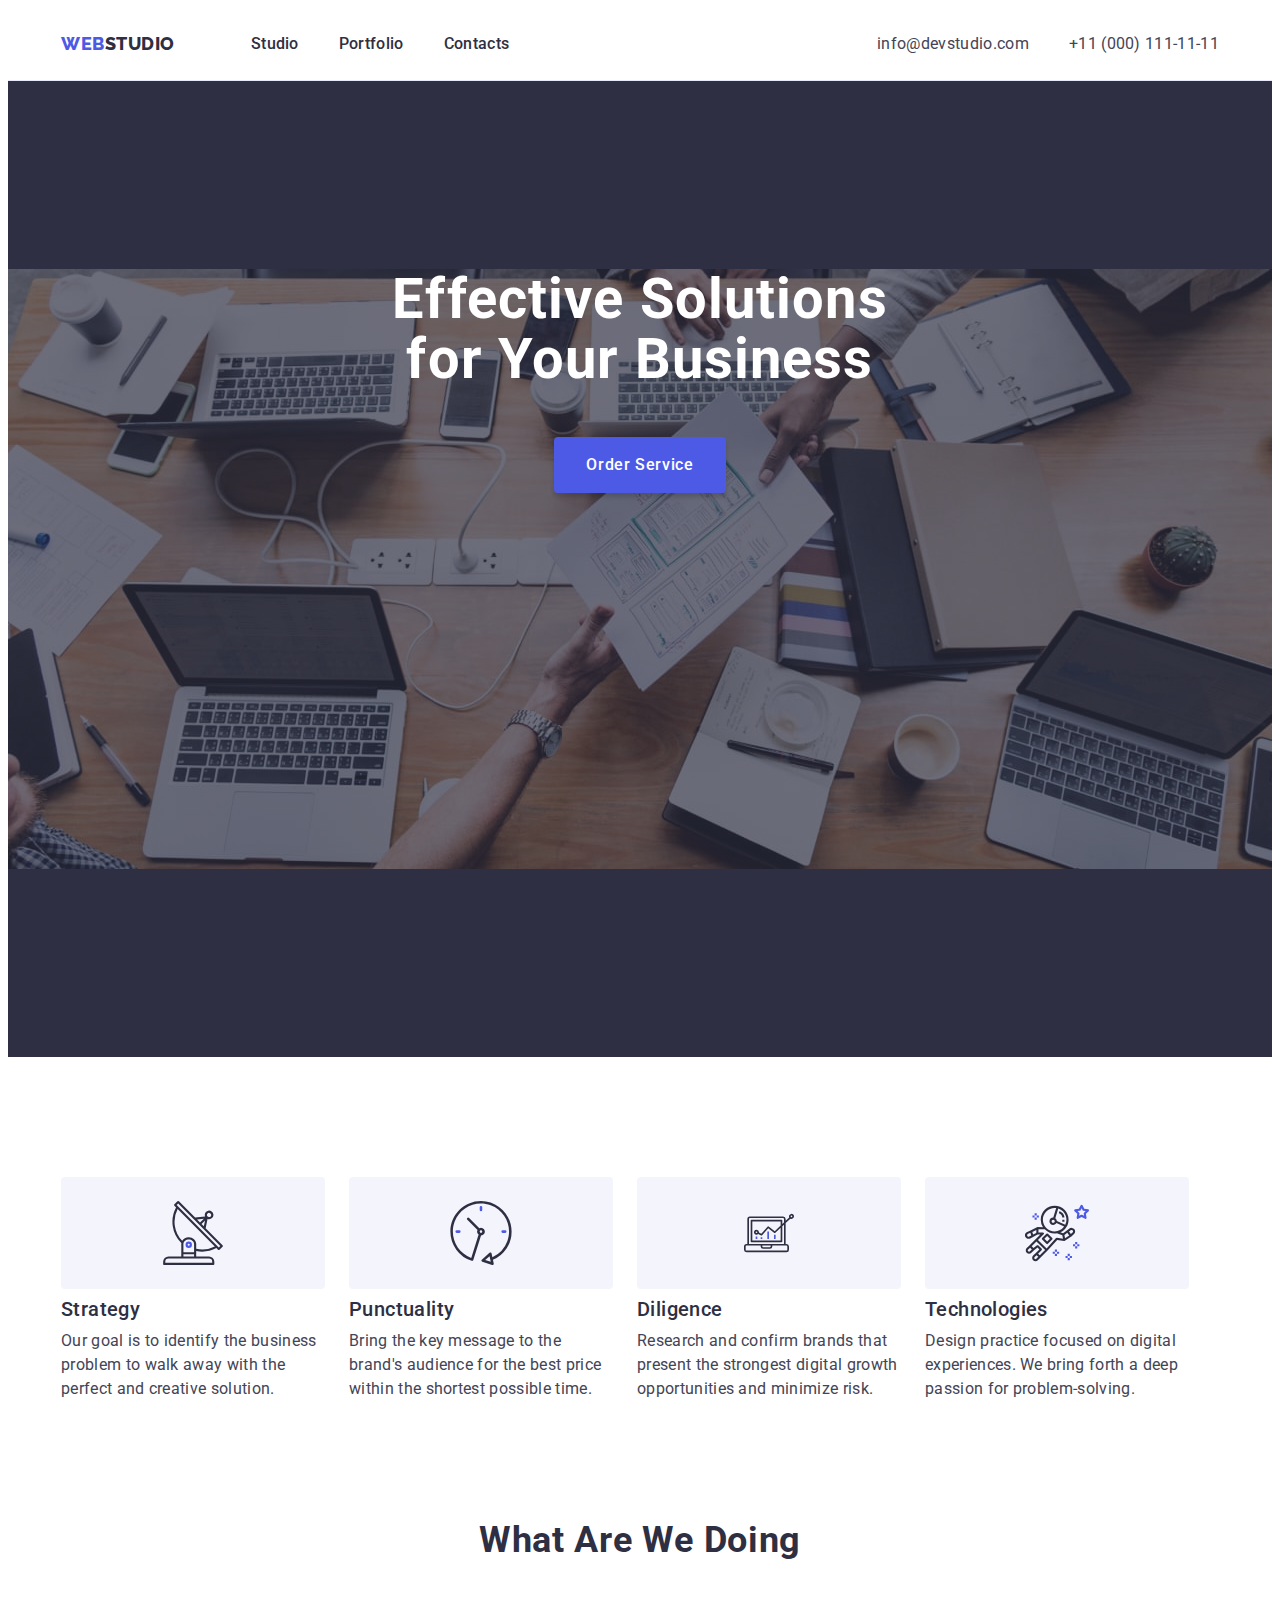
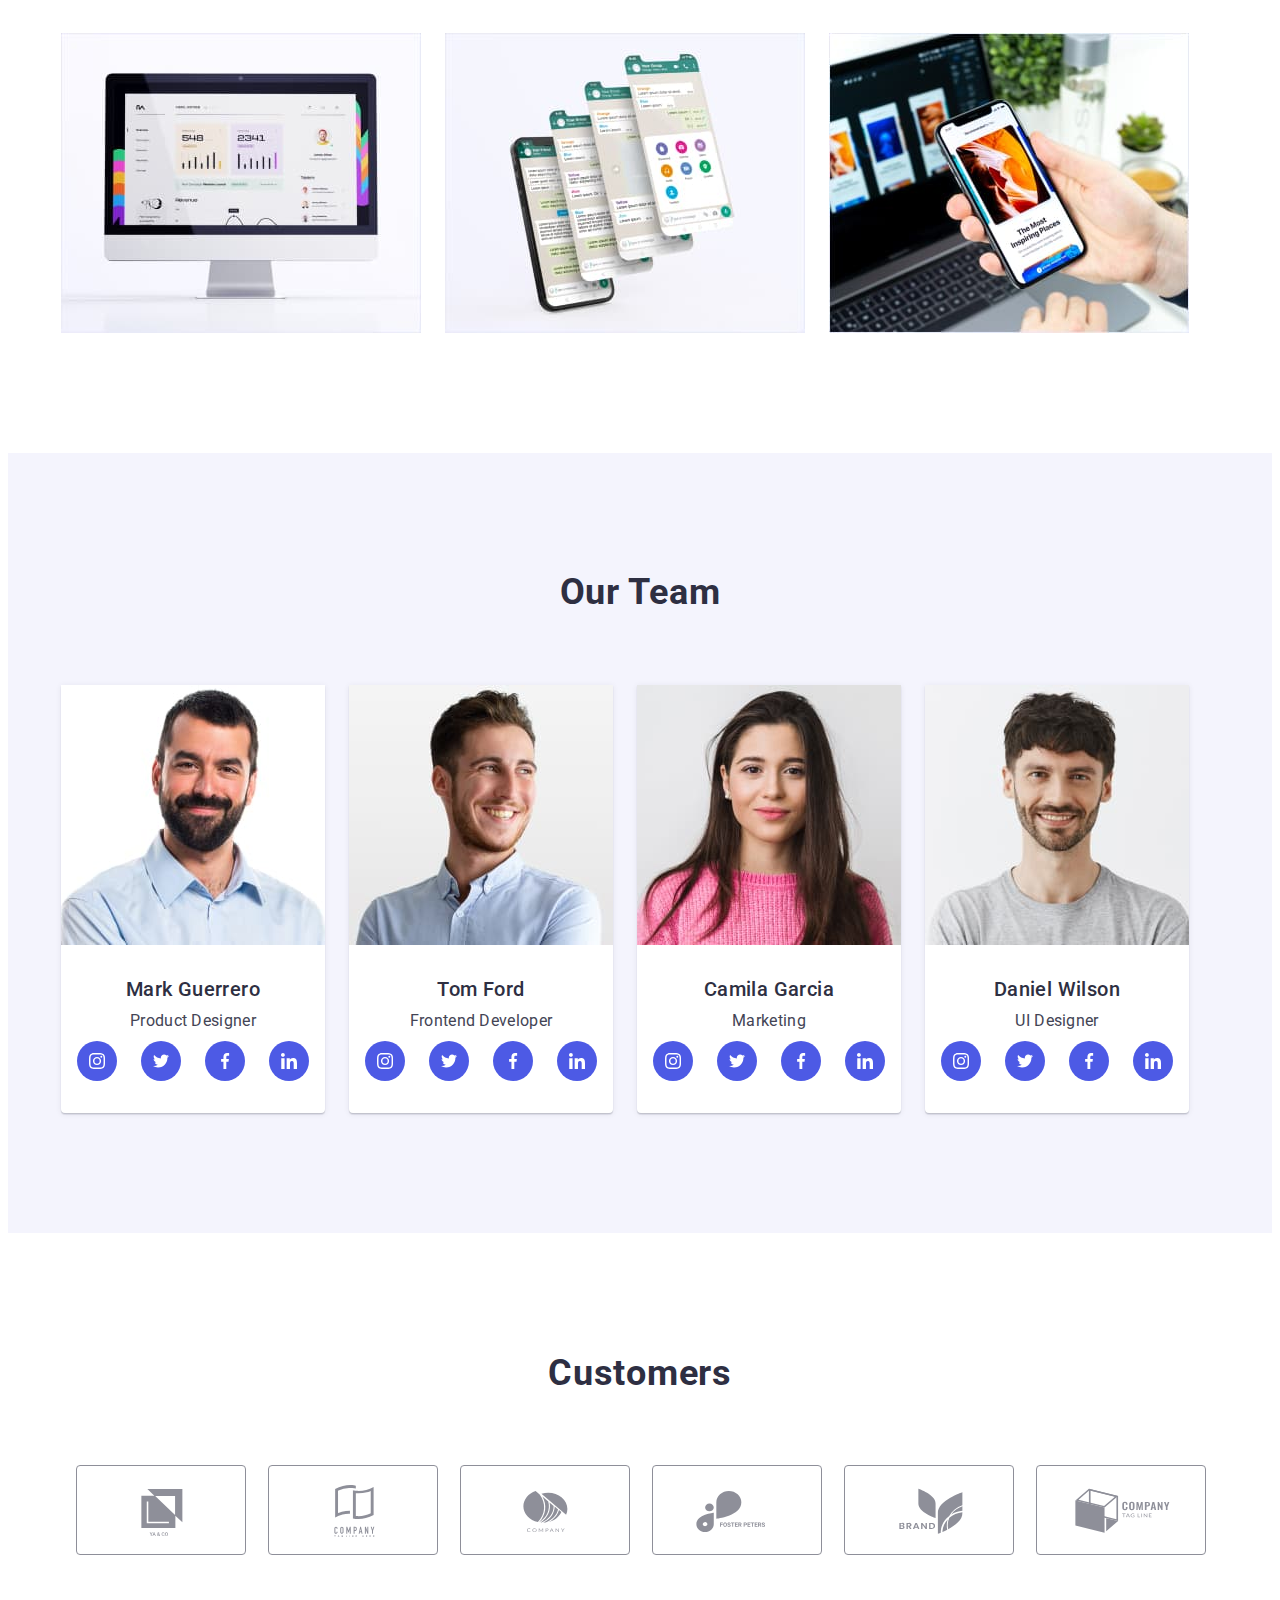
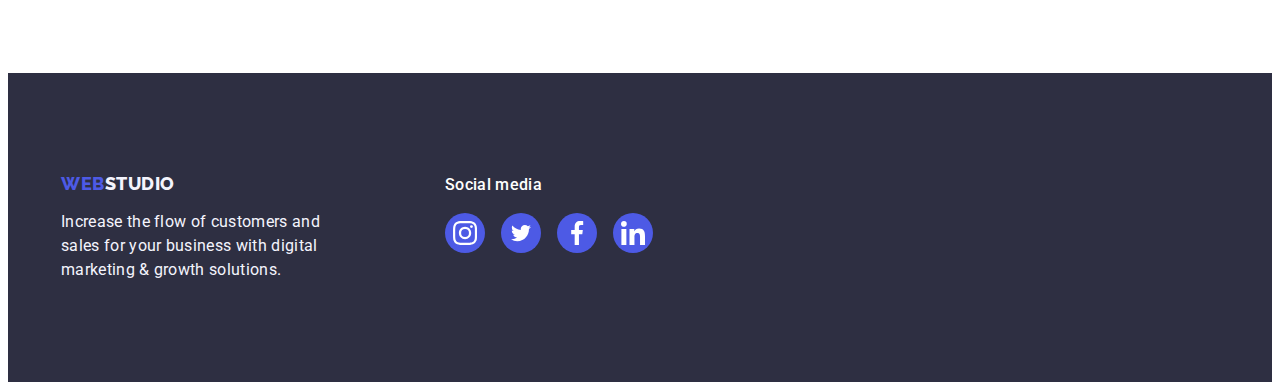
<file: index.html>
<!DOCTYPE html>
<html lang="en">
  <head>
    <meta charset="UTF-8" />
    <meta http-equiv="X-UA-Compatible" content="IE=edge" />
    <meta name="viewport" content="width=device-width, initial-scale=1.0" />
    <title>WebStudio</title>
    <link rel="preconnect" href="https://fonts.googleapis.com" />
    <link rel="preconnect" href="https://fonts.gstatic.com" crossorigin />
    <link
      href="https://fonts.googleapis.com/css2?family=Raleway:wght@800&family=Roboto:wght@400;500;700;900&display=swap"
      rel="stylesheet"
    />
    <link
      rel="stylesheet"
      href="https://cdnjs.cloudflare.com/ajax/libs/modern-normalize/1.1.0/modern-normalize.min.css"
      integrity="sha512-wpPYUAdjBVSE4KJnH1VR1HeZfpl1ub8YT/NKx4PuQ5NmX2tKuGu6U/JRp5y+Y8XG2tV+wKQpNHVUX03MfMFn9Q=="
      crossorigin="anonymous"
      referrerpolicy="no-referrer"
    />
    <link rel="stylesheet" href="css/styles.css" />
  </head>
  <body>
    <header class="header">
      <div class="container header-container">
        <nav class="list header-nav">
          <a href="./index.html" class="link header-logo"
            >Web<span class="color-logo list">Studio</span></a
          >
          <ul class="list header-list">
            <li>
              <a class="link header-link" href="./index.html">Studio</a>
            </li>
            <li>
              <a class="link header-link" href="./portfolio.html">Portfolio</a>
            </li>
            <li>
              <a class="link header-link" href="">Contacts</a>
            </li>
          </ul>
        </nav>
        <address class="header-address-list">
          <ul class="list haeder-list-contacts">
            <li>
              <a
                class="header-contacts list link"
                href="mailto:info@devstudio.com"
                >info@devstudio.com</a
              >
            </li>
            <li>
              <a class="header-contacts list link" href="tel:+110001111111"
                >+11 (000) 111-11-11</a
              >
            </li>
          </ul>
        </address>
      </div>
    </header>
    <main>
      <!-- hero -->
      <section class="hero">
        <div class="container">
          <h1 class="hero-title">Effective Solutions for Your Business</h1>
          <button class="hero-btn" type="button">Order Service</button>
        </div>
      </section>
      <!-- section 1 -->
      <section class="advantages section">
        <div class="container">
          <h2 class="advantages-hidden visually-hidden">Our advantages</h2>
          <ul class="list list-our">
            <li>
              <div class="advantages-icons icon-center">
                <svg width="64" height="64">
                  <use href="./images/icons.svg#icon-antenna"></use>
                </svg>
              </div>
              <h3 class="advantages-title title-buttom">Strategy</h3>
              <p class="advantages-text">
                Our goal is to identify the business problem to walk away with
                the perfect and creative solution.
              </p>
            </li>
            <li>
              <div class="advantages-icons icon-center">
                <svg width="64" height="64">
                  <use href="./images/icons.svg#icon-clock"></use>
                </svg>
              </div>
              <h3 class="advantages-title title-buttom">Punctuality</h3>
              <p class="advantages-text">
                Bring the key message to the brand's audience for the best price
                within the shortest possible time.
              </p>
            </li>
            <li>
              <div class="advantages-icons icon-center">
                <svg width="64" height="50">
                  <use href="./images/icons.svg#icon-diagram"></use>
                </svg>
              </div>
              <h3 class="advantages-title title-buttom">Diligence</h3>
              <p class="advantages-text">
                Research and confirm brands that present the strongest digital
                growth opportunities and minimize risk.
              </p>
            </li>
            <li>
              <div class="advantages-icons icon-center">
                <svg width="64" height="64">
                  <use href="./images/icons.svg#icon-astronaut"></use>
                </svg>
              </div>
              <h3 class="advantages-title title-buttom">Technologies</h3>
              <p class="advantages-text">
                Design practice focused on digital experiences. We bring forth a
                deep passion for problem-solving.
              </p>
            </li>
          </ul>
        </div>
      </section>
      <!-- section 2 -->
      <section class="we-doing section doing-style">
        <div class="container">
          <h2 class="we-doing-title">What are we doing</h2>
          <ul class="list list-doing">
            <li>
              <img
                src="./images/computer.jpg"
                alt="computer-display"
                width="360"
              />
            </li>
            <li>
              <img
                src="./images/screenshots.jpg"
                alt="screenshots"
                width="360"
              />
            </li>
            <li>
              <img
                src="./images/computer-and-phone.jpg"
                alt="computer-and-phone"
                width="360"
              />
            </li>
          </ul>
        </div>
      </section>
      <!-- section 3 -->
      <section class="team section">
        <div class="container">
          <h2 class="team-top-title">Our Team</h2>
          <ul class="list list-team">
            <li class="team-background">
              <img
                src="./images/mark-guerrero.jpg"
                alt="photo-mark-guerrero"
                width="264"
              />
              <div class="smol-text-titel">
                <h3 class="smol-title title-buttom">Mark Guerrero</h3>
                <p class="smol-text">Product Designer</p>
                <ul class="soc-list list">
                  <li class="soc-item">
                    <a class="soc-link link" href>
                      <svg class="soc-icon" width="16" height="16">
                        <use href="./images/icons.svg#icon-instagram"></use>
                      </svg>
                    </a>
                  </li>
                  <li class="soc-item">
                    <a class="soc-link link" href>
                      <svg class="soc-icon" width="16" height="16">
                        <use href="./images/icons.svg#icon-twitter"></use>
                      </svg>
                    </a>
                  </li>
                  <li class="soc-item">
                    <a class="soc-link link" href>
                      <svg class="soc-icon" width="16" height="16">
                        <use href="./images/icons.svg#icon-facebook"></use>
                      </svg>
                    </a>
                  </li>
                  <li class="soc-item">
                    <a class="soc-link link" href>
                      <svg class="soc-icon" width="16" height="16">
                        <use href="./images/icons.svg#icon-linkedin-1"></use>
                      </svg>
                    </a>
                  </li>
                </ul>
              </div>
            </li>
            <li class="team-background">
              <img
                src="./images/tom-ford.jpg"
                alt="photo-tom-ford"
                width="264"
              />
              <div class="smol-text-titel">
                <h3 class="smol-title title-buttom">Tom Ford</h3>
                <p class="smol-text">Frontend Developer</p>
                <ul class="soc-list list">
                  <li class="soc-item">
                    <a class="soc-link link" href>
                      <svg class="soc-icon" width="16" height="16">
                        <use href="./images/icons.svg#icon-instagram"></use>
                      </svg>
                    </a>
                  </li>
                  <li class="soc-item">
                    <a class="soc-link link" href>
                      <svg class="soc-icon" width="16" height="16">
                        <use href="./images/icons.svg#icon-twitter"></use>
                      </svg>
                    </a>
                  </li>
                  <li class="soc-item">
                    <a class="soc-link link" href>
                      <svg class="soc-icon" width="16" height="16">
                        <use href="./images/icons.svg#icon-facebook"></use>
                      </svg>
                    </a>
                  </li>
                  <li class="soc-item">
                    <a class="soc-link link" href>
                      <svg class="soc-icon" width="16" height="16">
                        <use href="./images/icons.svg#icon-linkedin-1"></use>
                      </svg>
                    </a>
                  </li>
                </ul>
              </div>
            </li>
            <li class="link team-background">
              <img
                src="./images/camila-garcia.jpg"
                alt="photo camila-garcia"
                width="264"
              />
              <div class="smol-text-titel">
                <h3 class="smol-title title-buttom">Camila Garcia</h3>
                <p class="smol-text">Marketing</p>
                <ul class="soc-list list">
                  <li class="soc-item">
                    <a class="soc-link link" href>
                      <svg class="soc-icon" width="16" height="16">
                        <use href="./images/icons.svg#icon-instagram"></use>
                      </svg>
                    </a>
                  </li>
                  <li class="soc-item">
                    <a class="soc-link link" href>
                      <svg class="soc-icon" width="16" height="16">
                        <use href="./images/icons.svg#icon-twitter"></use>
                      </svg>
                    </a>
                  </li>
                  <li class="soc-item">
                    <a class="soc-link link" href>
                      <svg class="soc-icon" width="16" height="16">
                        <use href="./images/icons.svg#icon-facebook"></use>
                      </svg>
                    </a>
                  </li>
                  <li class="soc-item">
                    <a class="soc-link link" href>
                      <svg class="soc-icon" width="16" height="16">
                        <use href="./images/icons.svg#icon-linkedin-1"></use>
                      </svg>
                    </a>
                  </li>
                </ul>
              </div>
            </li>
            <li class="team-background">
              <img
                src="./images/daniel-wilson.jpg"
                alt="photo-daniel-wilson"
                width="264"
              />
              <div class="smol-text-titel">
                <h3 class="smol-title title-buttom">Daniel Wilson</h3>
                <p class="smol-text">UI Designer</p>
                <ul class="soc-list list">
                  <li class="soc-item">
                    <a class="soc-link link" href>
                      <svg class="soc-icon" width="16" height="16">
                        <use href="./images/icons.svg#icon-instagram"></use>
                      </svg>
                    </a>
                  </li>
                  <li class="soc-item">
                    <a class="soc-link link" href>
                      <svg class="soc-icon" width="16" height="16">
                        <use href="./images/icons.svg#icon-twitter"></use>
                      </svg>
                    </a>
                  </li>
                  <li class="soc-item">
                    <a class="soc-link link" href>
                      <svg class="soc-icon" width="16" height="16">
                        <use href="./images/icons.svg#icon-facebook"></use>
                      </svg>
                    </a>
                  </li>
                  <li class="soc-item">
                    <a class="soc-link link" href>
                      <svg class="soc-icon" width="16" height="16">
                        <use href="./images/icons.svg#icon-linkedin-1"></use>
                      </svg>
                    </a>
                  </li>
                </ul>
              </div>
            </li>
          </ul>
        </div>
      </section>
      <section class="section section-customers">
        <div class="container">
          <h2 class="customers-heder">Customers</h2>
          <ul class="customers-list list">
            <li class="customers-item">
              <a class="customers-link link" href>
                <svg class="customers-icon" width="104" height="56">
                  <use href="./images/icons.svg#icon-logo-ya"></use>
                </svg>
              </a>
            </li>
            <li class="customers-item">
              <a class="customers-link link" href>
                <svg class="customers-icon" width="104" height="56">
                  <use href="./images/icons.svg#icon-logo-tagline"></use>
                </svg>
              </a>
            </li>
            <li class="customers-item">
              <a class="customers-link link" href>
                <svg class="customers-icon" width="104" height="56">
                  <use href="./images/icons.svg#icon-logo-company"></use>
                </svg>
              </a>
            </li>
            <li class="customers-item">
              <a class="customers-link link" href>
                <svg class="customers-icon" width="104" height="56">
                  <use href="./images/icons.svg#icon-logo-foster"></use>
                </svg>
              </a>
            </li>
            <li class="customers-item">
              <a class="customers-link link" href>
                <svg class="customers-icon" width="104" height="56">
                  <use href="./images/icons.svg#icon-logo-brand"></use>
                </svg>
              </a>
            </li>
            <li class="customers-item">
              <a class="customers-link link" href>
                <svg class="customers-icon" width="104" height="56">
                  <use href="./images/icons.svg#icon-logo-tagline2"></use>
                </svg>
              </a>
            </li>
          </ul>
        </div>
      </section>
    </main>
    <footer class="footer">
      <div class="container footer-cont">
        <div>
          <a href="./index.html" class="footer-logo link"
            >Web<span class="footer-color-logo list">Studio</span></a
          >
          <p class="footer-text">
            Increase the flow of customers and sales for your business with
            digital marketing & growth solutions.
          </p>
        </div>
        <div class="footer-soc">
          <p class="fotter-social">Social media</p>
          <ul class="footer-soc-list list">
            <li class="soc-item">
              <a class="footer-soc-link link" href>
                <svg class="footer-soc-icon" width="24" height="24">
                  <use href="./images/icons.svg#icon-instagram"></use>
                </svg>
              </a>
            </li>
            <li class="soc-item">
              <a class="footer-soc-link link" href>
                <svg class="footer-soc-icon" width="24" height="20">
                  <use href="./images/icons.svg#icon-twitter"></use>
                </svg>
              </a>
            </li>
            <li class="soc-item">
              <a class="footer-soc-link link" href>
                <svg class="footer-soc-icon" width="24" height="24">
                  <use href="./images/icons.svg#icon-facebook"></use>
                </svg>
              </a>
            </li>
            <li class="soc-item">
              <a class="footer-soc-link link" href>
                <svg class="footer-soc-icon" width="24" height="24">
                  <use href="./images/icons.svg#icon-linkedin-1"></use>
                </svg>
              </a>
            </li>
          </ul>
        </div>
      </div>
    </footer>
  </body>
</html>
</file>
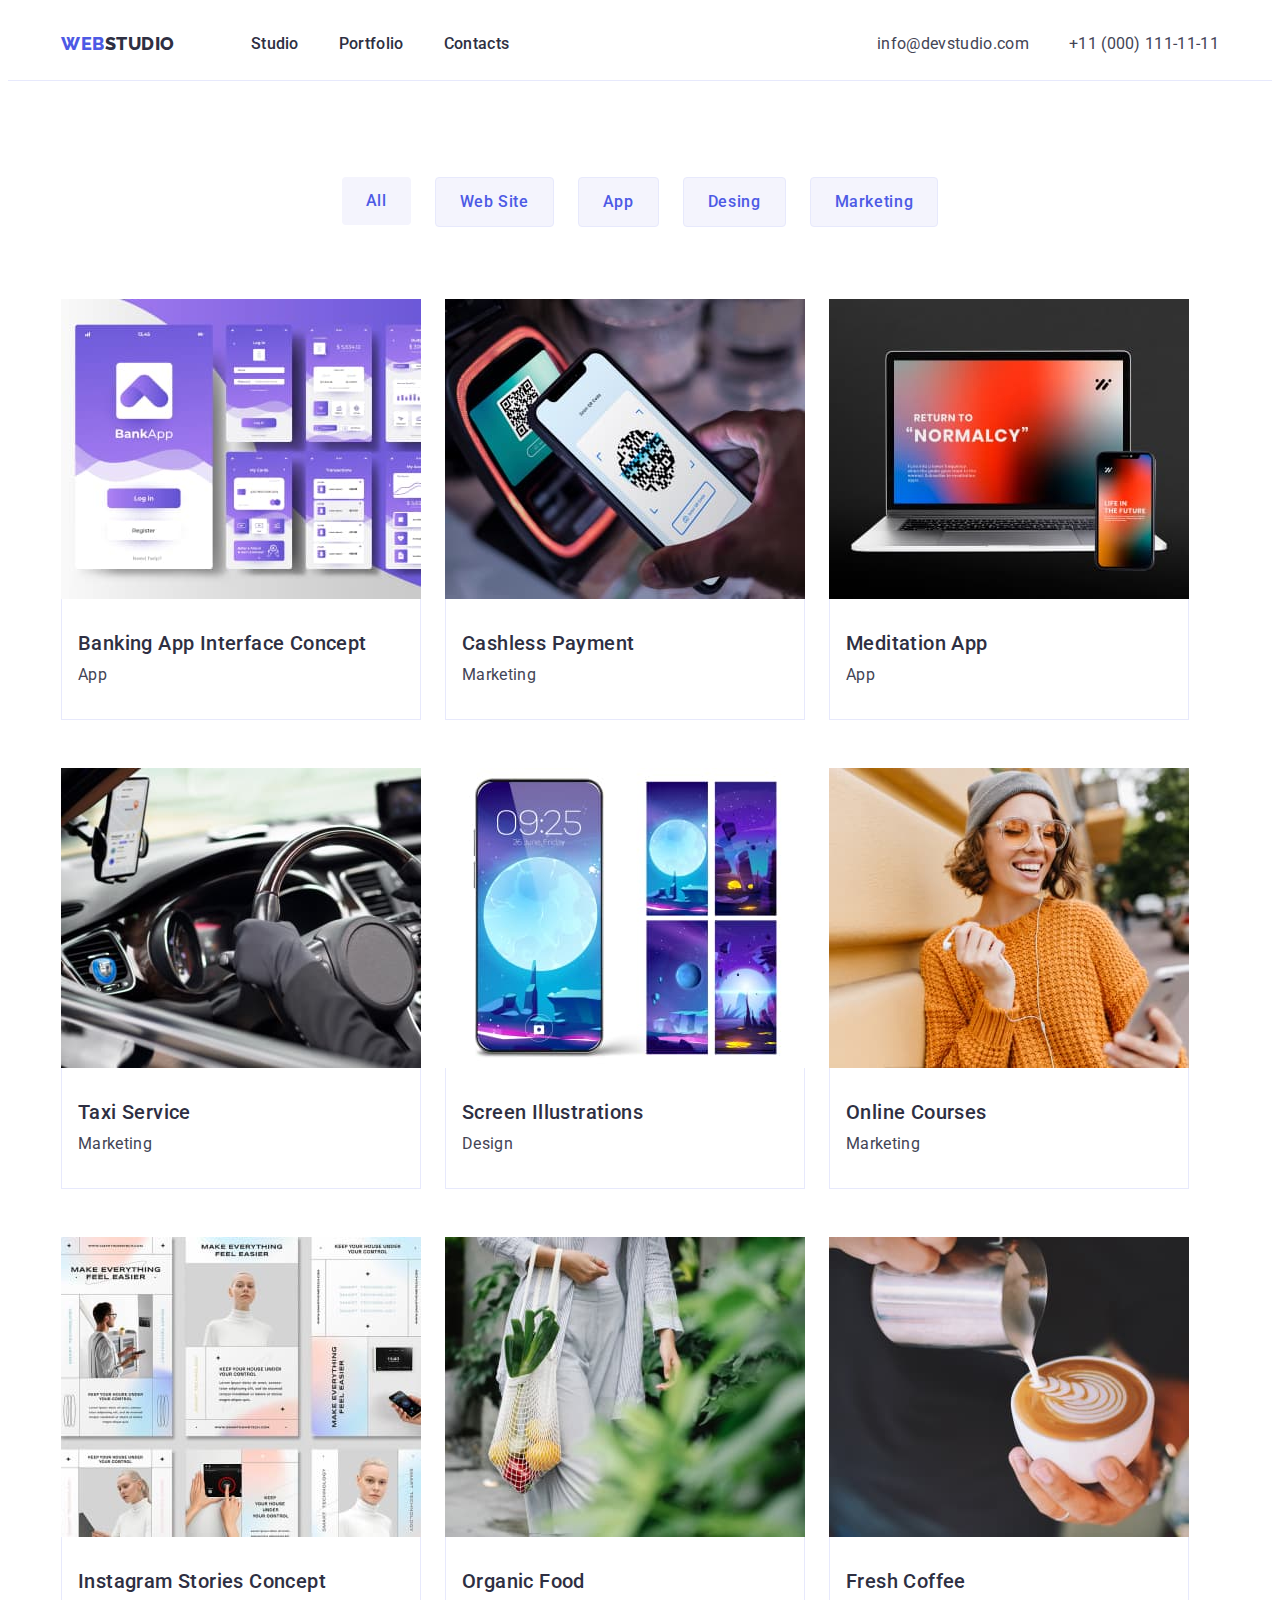
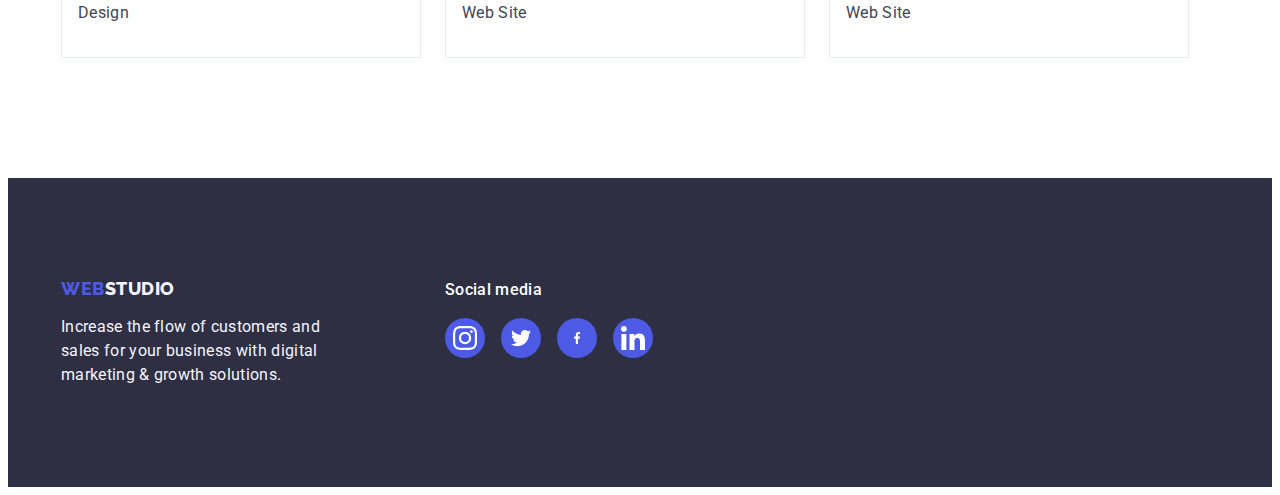
<file: portfolio.html>
<!DOCTYPE html>
<html lang="en">
  <head>
    <meta charset="UTF-8" />
    <meta http-equiv="X-UA-Compatible" content="IE=edge" />
    <meta name="viewport" content="width=device-width, initial-scale=1.0" />
    <title>WebStudio</title>
    <link rel="preconnect" href="https://fonts.googleapis.com" />
    <link rel="preconnect" href="https://fonts.gstatic.com" crossorigin />
    <link
      href="https://fonts.googleapis.com/css2?family=Raleway:wght@800&family=Roboto:wght@400;500;700;900&display=swap"
      rel="stylesheet"
    />
    <link
      rel="stylesheet"
      href="https://cdnjs.cloudflare.com/ajax/libs/modern-normalize/1.1.0/modern-normalize.min.css"
      integrity="sha512-wpPYUAdjBVSE4KJnH1VR1HeZfpl1ub8YT/NKx4PuQ5NmX2tKuGu6U/JRp5y+Y8XG2tV+wKQpNHVUX03MfMFn9Q=="
      crossorigin="anonymous"
      referrerpolicy="no-referrer"
    />
    <link rel="stylesheet" href="css/styles.css" />
  </head>
  <body>
    <header class="header">
      <div class="container header-container">
        <nav class="list header-nav">
          <a href="./index.html" class="link header-logo"
            >Web<span class="color-logo list">Studio</span></a
          >
          <ul class="list header-list">
            <li>
              <a class="link header-link" href="./index.html">Studio</a>
            </li>
            <li>
              <a class="link header-link" href="./portfolio.html">Portfolio</a>
            </li>
            <li>
              <a class="link header-link" href="">Contacts</a>
            </li>
          </ul>
        </nav>
        <address class="header-address-list">
          <ul class="list haeder-list-contacts">
            <li>
              <a
                class="header-contacts list link"
                href="mailto:info@devstudio.com"
                >info@devstudio.com</a
              >
            </li>
            <li class="">
              <a class="header-contacts list link" href="tel:+110001111111"
                >+11 (000) 111-11-11</a
              >
            </li>
          </ul>
        </address>
      </div>
    </header>
    <main>
      <!--button list-->
      <section class="portfolio-center">
        <div class="container">
          <h1 class="visually-hidden">examples of work</h1>
          <ul class="list portfolio-buttons">
            <li>
              <button class="portfolio-button-list" type="button">All</button>
            </li>
            <li>
              <button class="portfolio-button-list size-web" type="button">
                Web Site
              </button>
            </li>
            <li>
              <button class="portfolio-button-list size-app" type="button">
                App
              </button>
            </li>
            <li>
              <button class="portfolio-button-list size-desing" type="button">
                Desing
              </button>
            </li>
            <li>
              <button
                class="portfolio-button-list size-marketing"
                type="button"
              >
                Marketing
              </button>
            </li>
          </ul>
          <ul class="list img-box">
            <li class="">
              <a class="portfolio-shadow link" href="">
                <img
                  src="./images/banking-app.jpg"
                  alt="banking-app-screenshot"
                  width="360"
                />
                <div class="text-box-portf">
                  <h2 class="smol-title-portf">
                    Banking App Interface Concept
                  </h2>
                  <p class="smol-text-portf">App</p>
                </div>
              </a>
            </li>
            <li class="">
              <a class="portfolio-shadow link" href=""
                ><img
                  src="./images/cashless-payment.jpg"
                  alt="card-payment-from-phone"
                  width="360"
                />
                <div class="text-box-portf">
                  <h2 class="smol-title-portf">Cashless Payment</h2>
                  <p class="smol-text-portf">Marketing</p>
                </div>
              </a>
            </li>
            <li class="">
              <a class="portfolio-shadow link" href=""
                ><img
                  src="./images/meditation-app.jpg"
                  alt="foto-madittion-program"
                  width="360"
                />
                <div class="text-box-portf">
                  <h2 class="smol-title-portf">Meditation App</h2>
                  <p class="smol-text-portf">App</p>
                </div>
              </a>
            </li>
            <li class="">
              <a class="portfolio-shadow link" href=""
                ><img
                  src="./images/taxi-service.jpg"
                  alt="foto-Taxi"
                  width="360"
                />
                <div class="text-box-portf">
                  <h2 class="smol-title-portf">Taxi Service</h2>
                  <p class="smol-text-portf">Marketing</p>
                </div>
              </a>
            </li>
            <li class="">
              <a class="portfolio-shadow link" href=""
                ><img
                  src="./images/screen-illustrations.jpg"
                  alt="screen-illustrations"
                  width="360"
                />
                <div class="text-box-portf">
                  <h2 class="smol-title-portf">Screen Illustrations</h2>
                  <p class="smol-text-portf">Design</p>
                </div>
              </a>
            </li>
            <li class="">
              <a class="portfolio-shadow link" href=""
                ><img
                  src="./images/online-courses.jpg"
                  alt="girl-looking-at-the-phone"
                  width="360"
                />
                <div class="text-box-portf">
                  <h2 class="smol-title-portf">Online Courses</h2>
                  <p class="smol-text-portf">Marketing</p>
                </div>
              </a>
            </li>
            <li class="">
              <a class="portfolio-shadow link" href=""
                ><img
                  src="./images/instagram-stories-concept.jpg"
                  alt="intogram-lines"
                  width="360"
                />
                <div class="text-box-portf">
                  <h2 class="smol-title-portf">Instagram Stories Concept</h2>
                  <p class="smol-text-portf">Design</p>
                </div>
              </a>
            </li>
            <li class="">
              <a class="portfolio-shadow link" href=""
                ><img
                  src="./images/organic-food.jpg"
                  alt="fresh-fruitsand-vegetables"
                  width="360"
                />
                <div class="text-box-portf">
                  <h2 class="smol-title-portf">Organic Food</h2>
                  <p class="smol-text-portf">Web Site</p>
                </div>
              </a>
            </li>
            <li class="">
              <a class="portfolio-shadow link" href=""
                ><img
                  src="./images/fresh-coffee.jpg"
                  alt="a-cup-of-coffee"
                  width="360"
                />
                <div class="text-box-portf">
                  <h2 class="smol-title-portf">Fresh Coffee</h2>
                  <p class="smol-text-portf">Web Site</p>
                </div>
              </a>
            </li>
          </ul>
        </div>
      </section>
    </main>
    <footer class="footer">
      <div class="container footer-cont">
        <div>
          <a href="./index.html" class="footer-logo link"
            >Web<span class="footer-color-logo list">Studio</span></a
          >
          <p class="footer-text">
            Increase the flow of customers and sales for your business with
            digital marketing & growth solutions.
          </p>
        </div>
        <div class="footer-soc">
          <h3 class="fotter-social">Social media</h3>
          <ul class="footer-soc-list list">
            <li class="soc-item">
              <a class="footer-soc-link link" href>
                <svg class="footer-soc-icon" width="24" height="24">
                  <use href="./images/icons.svg#icon-instagram"></use>
                </svg>
              </a>
            </li>
            <li class="soc-item">
              <a class="footer-soc-link link" href>
                <svg class="footer-soc-icon" width="24" height="20">
                  <use href="./images/icons.svg#icon-twitter"></use>
                </svg>
              </a>
            </li>
            <li class="soc-item">
              <a class="footer-soc-link link" href>
                <svg class="footer-soc-icon" width="12" height="24">
                  <use href="./images/icons.svg#icon-facebook"></use>
                </svg>
              </a>
            </li>
            <li class="soc-item">
              <a class="footer-soc-link link" href>
                <svg class="footer-soc-icon" width="24" height="24">
                  <use href="./images/icons.svg#icon-linkedin-1"></use>
                </svg>
              </a>
            </li>
          </ul>
        </div>
      </div>
    </footer>
  </body>
</html>
</file>
<file: css/styles.css>
:root {
  --main-title-color: #2e2f42;
  --primary-brand-color: #404bbf;
  --pressed-state-color: #4d5ae5;
  --text-color: #434455;
  --white-color: #ffffff;
  --cloud-light-color: #f4f4fd;
  --border-bottom: #e7e9fc;
}
p,
h1,
h2,
h3,
h4,
h5,
h6 {
  margin: 0;
}
p {
  margin: 0;
}

ul,
ol {
  margin: 0;
  padding: 0;
}
img {
  display: block;
  max-width: 100%;
  height: auto;
}
a {
  text-decoration: none;
}
button {
  cursor: pointer;
  border: none;
  border-radius: 4 px;
}
body {
  font-family: "Roboto", sans-serif;
  color: var(--text-color);
  background-color: var(--white-color);
}

.link {
  text-decoration: none;
}
.list {
  list-style: none;
}
.container {
  width: 1158px;
  padding-left: 15px;
  padding-right: 15px;
  margin: 0 auto;
}
.section {
  padding-top: 120px;
  padding-bottom: 120px;
}
.visually-hidden {
  position: absolute;
  width: 1px;
  height: 1px;
  margin: -1px;
  border: 0;
  padding: 0;

  white-space: nowrap;
  clip-path: inset(100%);
  clip: rect(0 0 0 0);
  overflow: hidden;
}
.header {
  height: 72px;
  display: flex;
  align-items: center;
  border-bottom: 1px solid var(--border-bottom);
}
.header-container {
  display: flex;
}
.header-nav {
  display: flex;
  align-items: center;
  margin-right: auto;
}
.header-list {
  display: flex;
  align-items: center;
  gap: 40px;
}
.haeder-list-contacts {
  display: flex;
  align-items: center;
  gap: 40px;
}

.color-logo {
  color: var(--main-title-color);
}
.header-logo {
  font-family: "Raleway", sans-serif;
  font-weight: 800;
  font-size: 18px;
  line-height: 1.17;
  letter-spacing: 0.03em;
  text-transform: uppercase;
  color: var(--pressed-state-color);
  margin-right: 76px;
}

.header-link {
  font-weight: 500;
  font-size: 16px;
  line-height: 1.5;
  letter-spacing: 0.02em;
  color: var(--main-title-color);
}
.header-link:hover,
.header-link:focus {
  color: var(--primary-brand-color);
}

.header-address {
  font-style: normal;
}
.header-address-list {
  font-style: normal;
}
.header-contacts {
  font-weight: 400;
  font-size: 16px;
  line-height: 1.5;
  letter-spacing: 0.02em;
  color: var(--text-color);
}
.header-contacts:hover,
.header-contacts:focus {
  color: var(--primary-brand-color);
}

/*------hero-----*/

.hero {
  background-color: var(--main-title-color);
  text-align: center;
  background-image: linear-gradient(
      rgba(46, 47, 66, 0.7),
      rgba(46, 47, 66, 0.7)
    ),
    url(../images/hero-bg.jpg);
  background-repeat: no-repeat;
  background-position: center;
  padding-top: 188px;
  padding-bottom: 188px;
  max-width: 1440px;
  height: 600px;
  margin: 0 auto;
}

.hero-title {
  width: 496px;
  font-family: "Roboto";
  font-style: normal;
  font-weight: 700;
  font-size: 56px;
  line-height: 60px;
  margin: auto;
  margin-bottom: 48px;
  letter-spacing: 0.02em;
  color: var(--white-color);
}
.hero-btn {
  min-width: 169px;
  font-family: "Roboto", sans-serif;
  font-style: normal;
  font-weight: 500;
  font-size: 16px;
  line-height: 1.5;
  letter-spacing: 0.04em;
  color: var(--white-color);
  cursor: pointer;
  background-color: var(--pressed-state-color);
  border-radius: 4px;
  box-shadow: 0px 4px 4px rgba(0, 0, 0, 0.15);
  border: none;
  padding: 16px 32px;
}

.hero-btn:hover,
.hero-btn:focus {
  background-color: var(--primary-brand-color);
}

.advantages-hidden {
  color: var(--main-title-color);
}

/*-------portfolio---------*/
.text-box-portf {
  padding: 32px 16px;
  border: 1px solid var(--border-bottom);
  border-top: none;
}
.smol-title-portf {
  font-weight: 500;
  font-size: 20px;
  line-height: 1.2;
  letter-spacing: 0.02em;
  margin-bottom: 8px;
  color: var(--main-title-color);
}
.smol-text-portf {
  font-weight: 400;
  font-size: 16px;
  line-height: 1.5;
  letter-spacing: 0.02em;
  color: var(--text-color);
}
.portfolio-center {
  padding-top: 96px;
  padding-bottom: 120px;
}
.portfolio-buttons {
  display: flex;
  gap: 24px;
  justify-content: center;
  margin-bottom: 72px;
}

.portfolio-button-list {
  font-family: "Roboto", sans-serif;
  font-weight: 500;
  font-size: 16px;
  line-height: 1.5;
  letter-spacing: 0.04em;
  background-color: var(--cloud-light-color);
  color: var(--pressed-state-color);
  cursor: pointer;
  padding: 12px 24px;
  border: none;
  border-radius: 4px;
}
.portfolio-button-list:hover,
.portfolio-button-list:focus {
  color: var(--white-color);
  background-color: var(--primary-brand-color);
  box-shadow: 0px 3px 1px rgba(0, 0, 0, 0.1), 0px 2px 1px rgba(0, 0, 0, 0.08),
    0px 2px 2px rgba(0, 0, 0, 0.12);
}
.img-box {
  display: flex;
  flex-wrap: wrap;
  gap: 48px 24px;
}
.portfolio-shadow {
  display: block;
}
.portfolio-shadow:hover,
.portfolio-shadow:focus {
  box-shadow: 0px 3px 1px rgba(46, 47, 66, 0.08),
    0px 2px 1px rgba(46, 47, 66, 0.16), 0px 2px 2px rgba(46, 47, 66, 0.08);
}
.size-web {
  display: flex;
  flex-direction: row;
  justify-content: center;
  align-items: center;
  padding: 12px 24px;
  background: var(--cloud-light-color);
  border: 1px solid var(--border-bottom);
  border-radius: 4px;
  flex: none;
  order: 1;
  flex-grow: 0;
}
.size-app {
  display: flex;
  flex-direction: row;
  justify-content: center;
  align-items: center;
  padding: 12px 24px;
  background: var(--cloud-light-color);
  border: 1px solid var(--border-bottom);
  border-radius: 4px;
  flex: none;
  order: 2;
  flex-grow: 0;
}
.size-desing {
  display: flex;
  flex-direction: row;
  justify-content: center;
  align-items: center;
  padding: 12px 24px;
  background: var(--cloud-light-color);
  border: 1px solid var(--border-bottom);
  border-radius: 4px;
  flex: none;
  order: 3;
  flex-grow: 0;
}
.size-marketing {
  display: flex;
  flex-direction: row;
  justify-content: center;
  align-items: center;
  padding: 12px 24px;
  background: var(--cloud-light-color);
  border: 1px solid var(--border-bottom);
  border-radius: 4px;
  flex: none;
  order: 4;
  flex-grow: 0;
}

/*--------------section1------*/

.advantages-icons {
  width: 264px;
  height: 112px;
  margin-bottom: 8px;
  border-radius: 4px;
  background-color: var(--cloud-light-color);
}

.icon-center {
  display: flex;
  justify-content: center;
  align-items: center;
}
.list-our {
  display: flex;
  gap: 24px;
}

.advantages-title {
  font-weight: 500;
  font-size: 20px;
  line-height: 1.2;
  letter-spacing: 0.02em;
  color: var(--main-title-color);
}
.advantages-text {
  width: 264px;
  font-weight: 400;
  font-size: 16px;
  line-height: 1.5;
  letter-spacing: 0.02em;
  color: var(--text-color);
}
/*--------------section2------*/
.doing-style {
  padding-top: 0;
}
.list-doing {
  display: flex;
  gap: 24px;
}
.we-doing-title {
  margin-bottom: 72px;
  font-weight: 700;
  font-size: 36px;
  line-height: 1.11;
  text-align: center;
  letter-spacing: 0.02em;
  text-transform: capitalize;
  color: var(--main-title-color);
}
/*--------------section3------*/
.list-team {
  display: flex;
  gap: 24px;
}
.team-background {
  box-shadow: 0px 1px 6px rgba(46, 47, 66, 0.08),
    0px 1px 1px rgba(46, 47, 66, 0.16), 0px 2px 1px rgba(46, 47, 66, 0.08);
  border-radius: 0px 0px 4px 4px;
  background-color: var(--white-color);
}
.team {
  background: var(--cloud-light-color);
}
.team-top-title {
  margin-bottom: 72px;
  font-weight: 700;
  font-size: 36px;
  line-height: 1.11;
  text-align: center;
  letter-spacing: 0.02em;
  text-transform: capitalize;
  color: var(--main-title-color);
}
.smol-title {
  font-weight: 500;
  font-size: 20px;
  line-height: 1.2;
  text-align: center;
  letter-spacing: 0.02em;
  color: var(--main-title-color);
}
.title-buttom {
  margin-bottom: 8px;
}
.smol-text-titel {
  padding-top: 32px;
  padding-bottom: 32px;
}
.smol-text {
  font-weight: 400;
  font-size: 16px;
  line-height: 1.5;
  text-align: center;
  letter-spacing: 0.02em;
  color: var(--text-color);
  margin-bottom: 8px;
}
.soc-list {
  display: flex;
  justify-content: center;
  gap: 24px;
}
.soc-item {
  width: 40px;
  height: 40px;
}
.soc-link {
  width: 100%;
  height: 100%;
  border-radius: 50%;
  background: var(--pressed-state-color);
  display: flex;
  align-items: center;
  justify-content: center;
}
.soc-icon {
  fill: var(--white-color);
}
.soc-link:hover,
.soc-link:focus {
  background-color: var(--primary-brand-color);
}

/*--------------customers--------*/
.customers-heder {
  margin-bottom: 72px;
  font-weight: 700;
  font-size: 36px;
  line-height: 1.11;
  text-align: center;
  letter-spacing: 0.02em;
  text-transform: capitalize;
  color: var(--main-title-color);
  line-height: 40px;
}
.customers-list {
  display: flex;
  justify-content: center;
  align-items: center;
  gap: 24px;
}
.customers-item {
  width: 168px;
  height: 88px;
}
.customers-link {
  width: 100%;
  height: 100%;
  border: 1px solid #8e8f99;
  color: #8e8f99;
  border-radius: 4px;
  display: flex;
  align-items: center;
  justify-content: center;
}
.customers-icon {
  fill: currentColor;
}
.customers-link:hover,
.customers-link:focus {
  background-color: var(--pressed-state-color);
  color: #ffffff;
}

/*--------------Fotter--------*/
.footer {
  background: var(--main-title-color);
  padding-top: 100px;
  padding-bottom: 100px;
}
.footer-logo {
  font-family: "Raleway", sans-serif;
  font-weight: 800;
  font-size: 18px;
  line-height: 1.17;
  letter-spacing: 0.03em;
  text-transform: uppercase;
  color: var(--pressed-state-color);
}
.footer-color-logo {
  color: var(--cloud-light-color);
}
.footer-text {
  max-width: 264px;
  font-weight: 400;
  font-size: 16px;
  line-height: 1.5;
  letter-spacing: 0.02em;
  color: var(--cloud-light-color);
  margin-top: 16px;
}
.footer-cont {
  display: flex;
}
.footer-soc {
  margin-left: 120px;
}
.footer-soc-list {
  display: flex;
  justify-content: center;
  gap: 16px;
}
.footer-soc-link {
  width: 100%;
  height: 100%;
  border-radius: 50%;
  background: var(--pressed-state-color);
  display: flex;
  align-items: center;
  justify-content: center;
}
.footer-soc-icon {
  fill: var(--white-color);
}
.footer-soc-link:hover,
.footer-soc-link:focus {
  background-color: #31d0aa;
}

.fotter-social {
  font-weight: 500;
  font-size: 16px;
  line-height: 1.5;
  letter-spacing: 0.02em;
  color: var(--white-color);
  margin-bottom: 16px;
}
</file>
